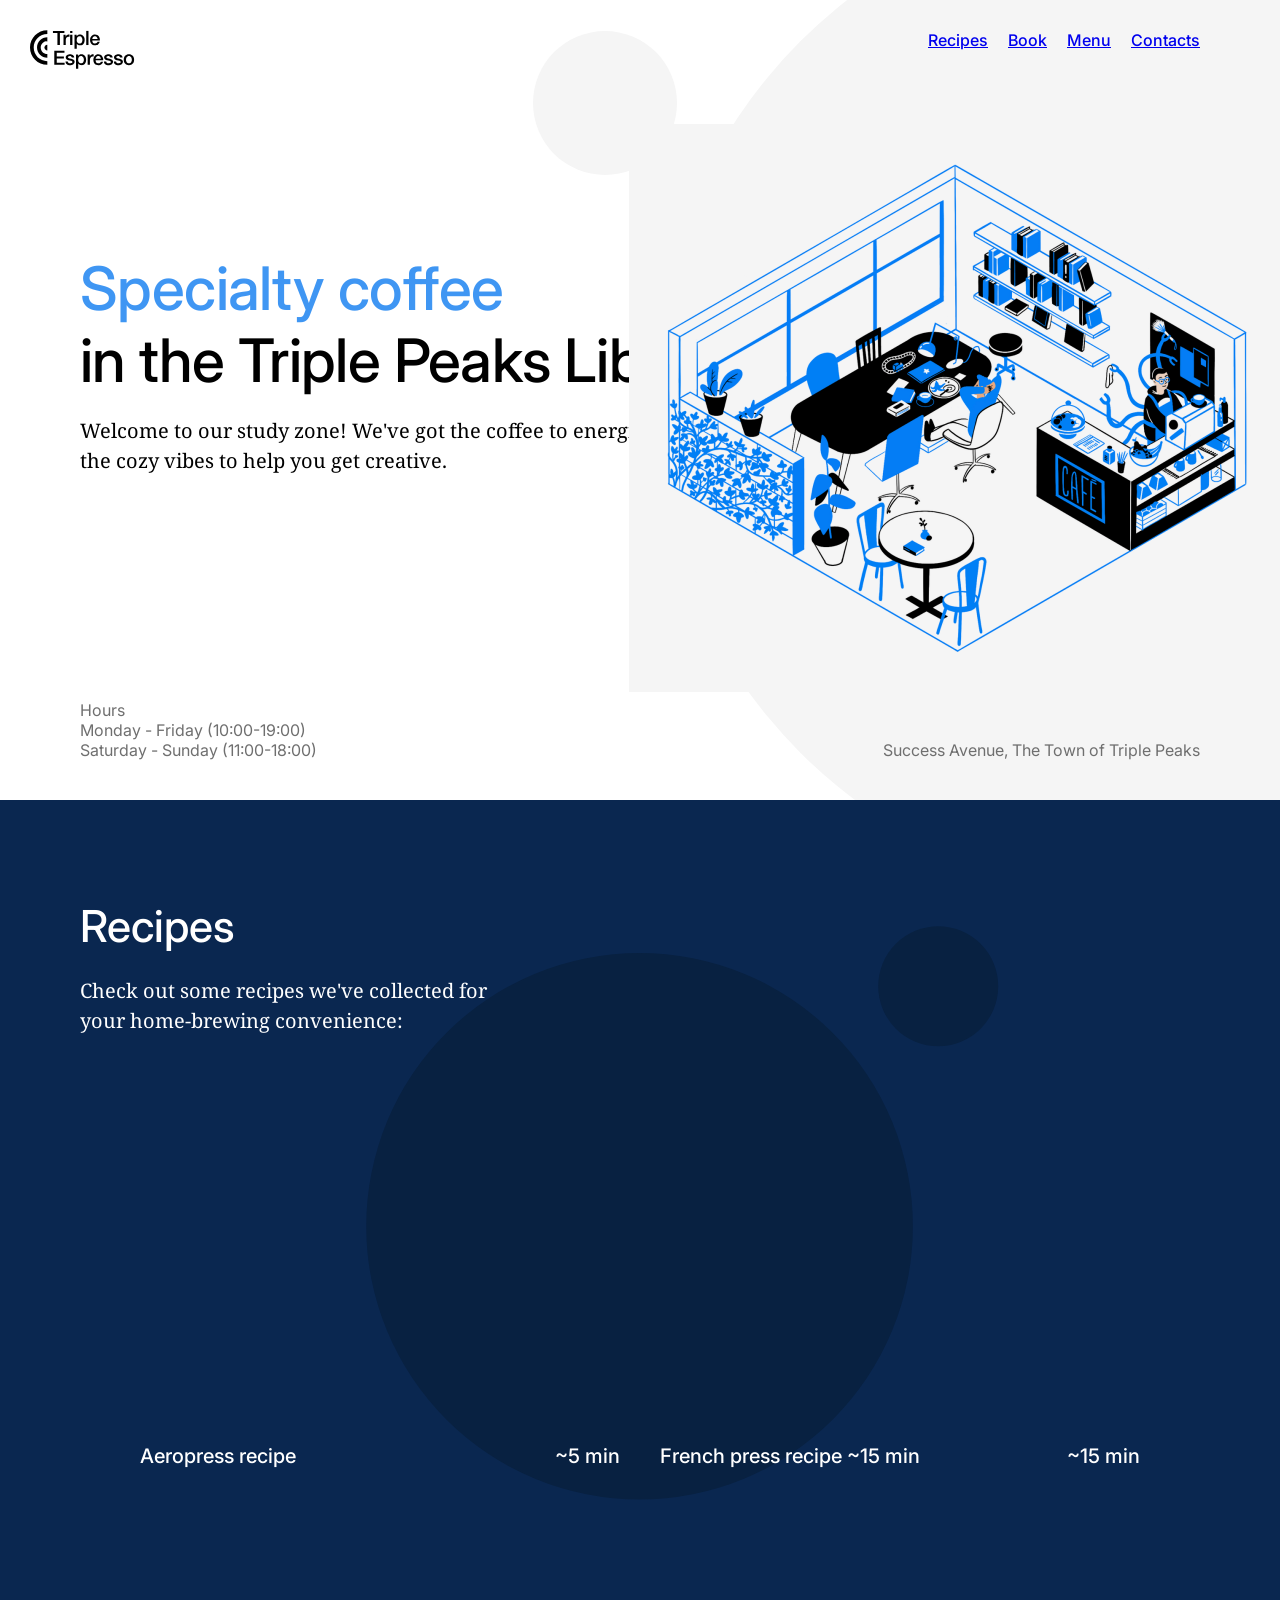
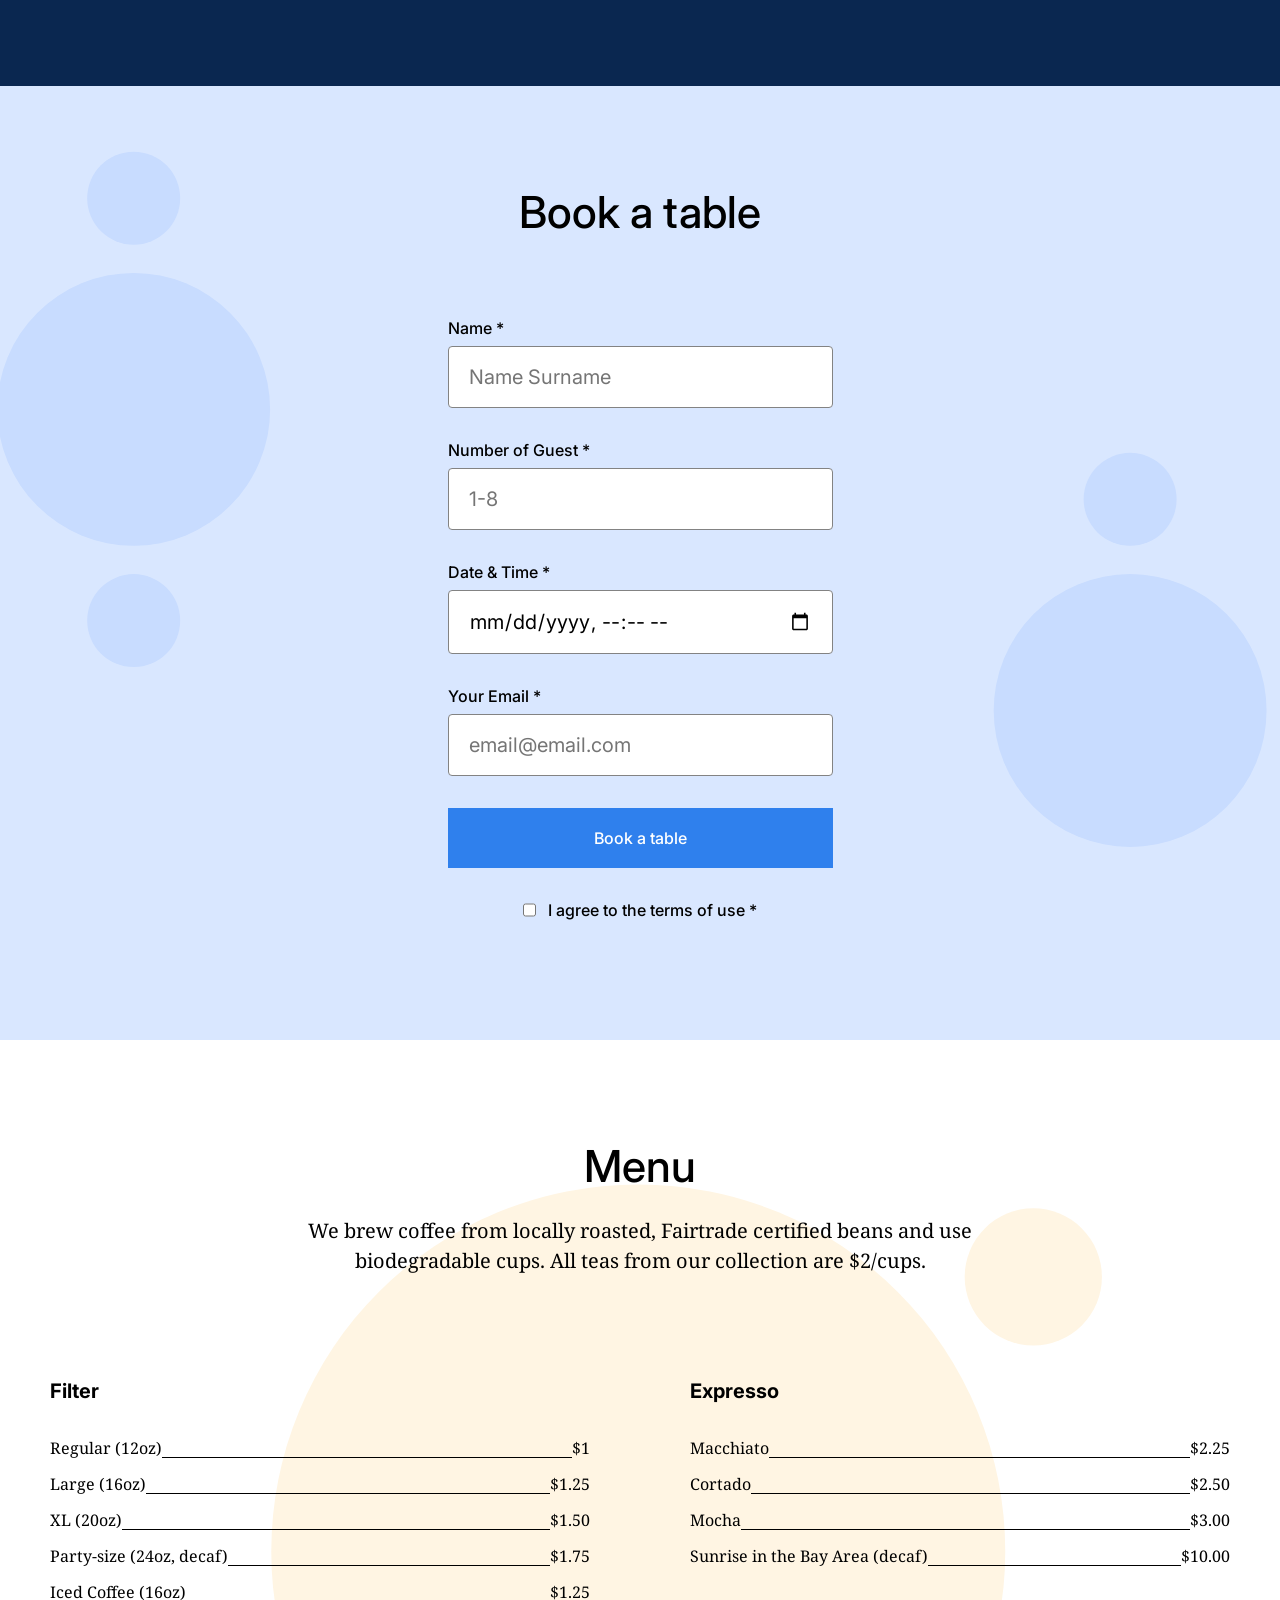
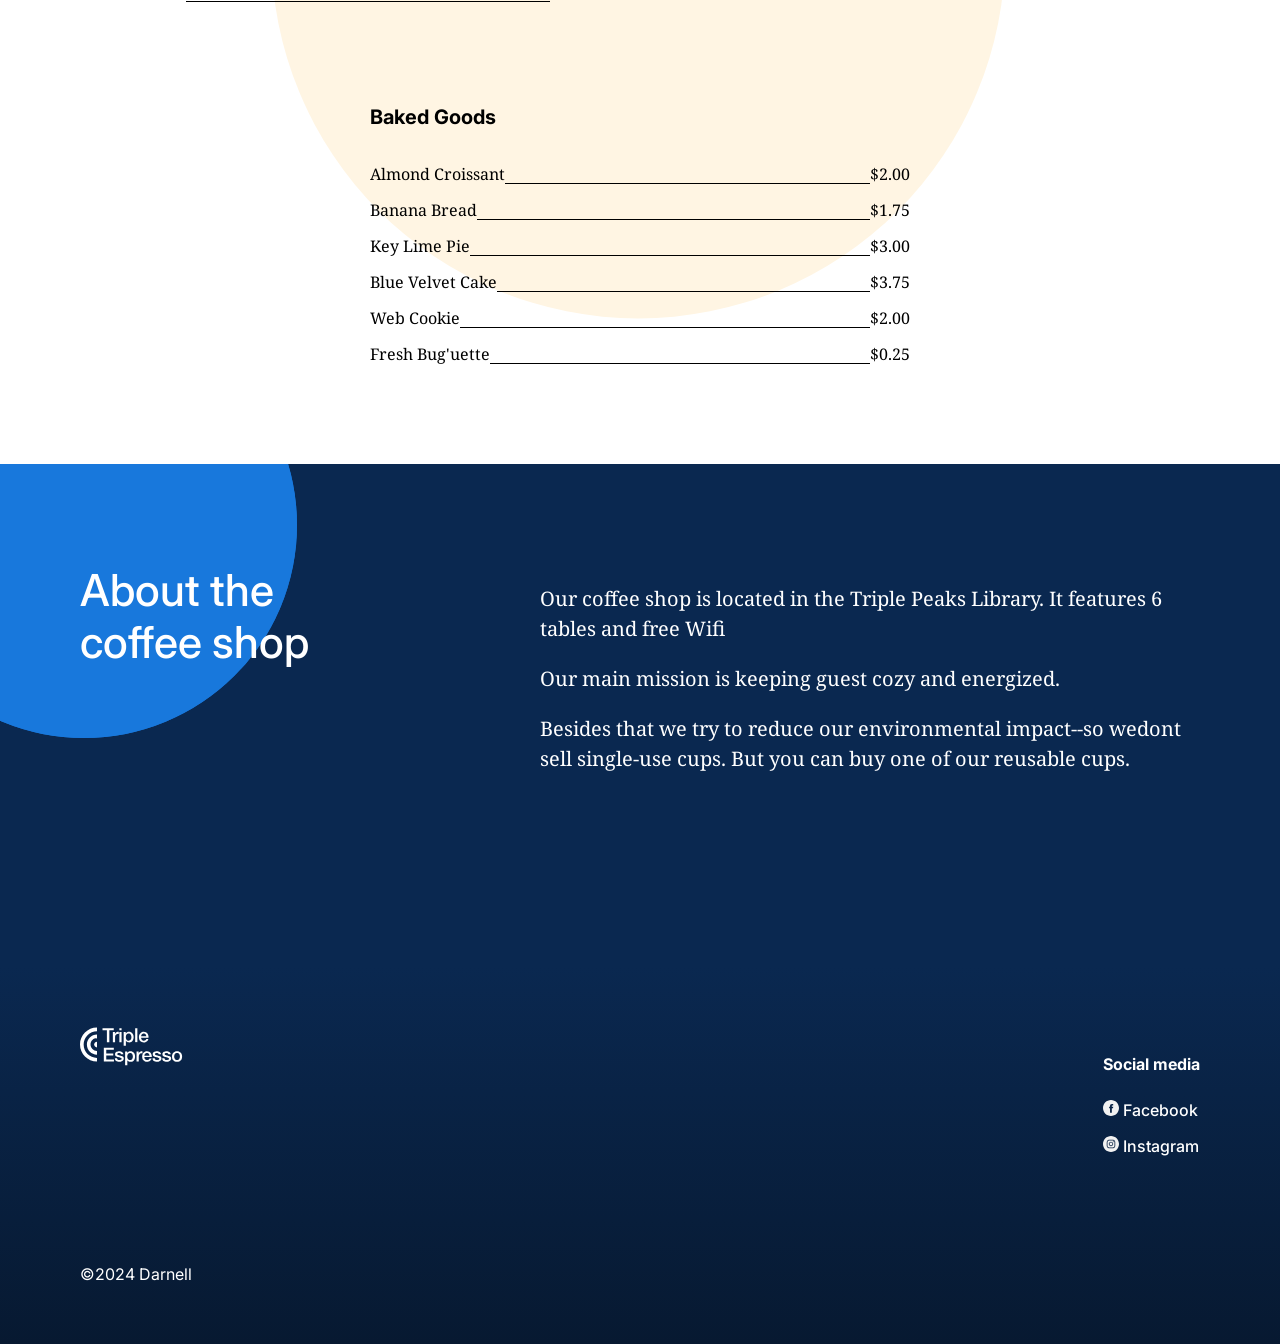
<file: index.html>
<!DOCTYPE html>
<html lang="en">
   <head>
      <meta charset="UTF-8">
      <meta name="viewport" content="width=device-width, initial-scale=1.0">
      <meta name="description" content="Coffee Shop Landing page">
      <title>"Coffee Shop"</title>
      <meta name="author" content="Software Engineer"/>
      <meta name="keywords" content="HTML, CSS"/>
      <link rel="stylesheet" href="./pages/index.css"/>
      <link rel="stylesheet" href="./vendor/normalize.css"/>
      <link rel="icon" type="image/x-icon" href="favicon.ico"/>
      <link rel="preconnect" href="https://fonts.googleapis.com">
      <link rel="preconnect" href="https://fonts.gstatic.com" crossorigin>
      <link href="https://fonts.googleapis.com/css2?family=Inter:ital,opsz,wght@0,14..32,100..900;1,14..32,100..900&family=Noto+Serif:ital,wght@0,100..900;1,100..900&display=swap" rel="stylesheet">
   </head>
   <body>
      <div class="page">
         <header class="header">
            <nav class="nav">
               <img 
                src="./images/logo_coffeeshop_dark.svg" 
                alt="Coffeeshop logo"
                class="nav__logo">
               <ul class="nav__links">
                  <li>
                    <a href="#recipes" class="nav__link">Recipes</a>
                  </li>
                  <li>
                    <a href="#reservation" class="nav__link">Book</a>
                  </li>
                  <li>
                    <a href="#menu" class="nav__link">Menu</a>
                  </li>
                  <li>
                    <a href="#about" class="nav__link">Contacts</a>
                  </li>
               </ul>
            </nav>
            <h1 class="header__title"><span class="header__span-accent">Specialty coffee</span> in the Triple Peaks Library</h1>
              <p class="header__description">Welcome to our study zone! We've got the coffee to energize you and the cozy vibes to help you get creative. </p>
            <img 
             src="./images/inside_coffee_shop.png" 
             alt="Coffee Shop illustration" 
             class="header__image">
               <div class="header__footer">
               <div>
                 <p class="header__paragraph">Hours</p>
                 <p class="header__paragraph">Monday - Friday (10:00-19:00)</p>
                 <p class="header__paragraph">Saturday - Sunday (11:00-18:00)</p>
               </div>
                 <p class="header__paragraph">Success Avenue, The Town of Triple Peaks</p>
               </div>
         </header>
         <main class="content">
            <section id="recipes" class="recipes">
               <h2 class="recipes__title">Recipes</h2>
                <p class="recipes__subtitle">Check out some recipes we've collected for your home-brewing convenience:</p>
                <ul class="recipes__videos">
                <li>
                <iframe class="recipes__iframe"
                  src="https://www.youtube.com/embed/j6VlT_jUVPc?si=57EIXTviXnpw9NTR"
                  title="YouTube video player"           
                  allow="accelerometer; autoplay; clipboard-write; encrypted-media; gyroscope; picture-in-picture; web-share"
                  referrerpolicy="strict-origin-when-cross-origin"
                  allowfullscreen>
                  </iframe>
                <p class="recipes__video-caption">
                    <span>Aeropress recipe</span>
                    <span>~5 min</span>
                </p>
                </li>
                <li>
                <iframe class="recipes__iframe"
                  src="https://www.youtube.com/embed/st571DYYTR8?si=Xd2FG-TpbChEVz1v"
                  title="YouTube video player"
                  allow="accelerometer; autoplay; clipboard-write; encrypted-media; gyroscope; picture-in-picture; web-share"
                  referrerpolicy="strict-origin-when-cross-origin"
                  allowfullscreen>
                </iframe>
                <p class="recipes__video-caption">
                    <span>French press recipe ~15 min</span>
                    <span>~15 min</span>
                </p>
                </li>
                </ul>
            </section>
            <section id="reservation" class="reservation">
             <h2 class="reservation__title">Book a table</h2>
             <form class="reservation__form form">
              <fieldset class="form__fieldset">
               <label for="name-input" class="form__label">
                Name *
                 <input
                  class="form__input"
                  id="name-input"
                  type="text"
                  placeholder="Name Surname"
                  required
                  />
               </label>
               <label for="guest-input" class="form__label">
                Number of Guest *
                 <input 
                  class="form__input"
                  id="guest-input"
                  type="number"
                  min="1"
                  max="8"
                  placeholder="1-8"
                  required
                  />
               </label>
               <label for="datetime-local" class="form__label">
                Date & Time *
                 <input
                  class="form__input"
                  id="datetime-local"
                  type="datetime-local"
                  required
                  />
               </label>
               <label for="email-input" class="form__label">
                Your Email *
                 <input
                  class="form__input"
                  id="email-input"
                  placeholder="email@email.com"
                  required
                  />
               </label>
                  <button class="form__button">Book a table</button>
               <label class="form__label form__label_type_checkbox" for="terms-of-use">
                 <input
                  id="terms-of-use"
                  type="checkbox"
                  required
                 />
                I agree to the terms of use *
               </label>
              </fieldset>
             </form>
            </section>
            <section id="menu" class="menu">
                <h2 class="menu__title">Menu</h2>
                    <p class="menu__subtitle">We brew coffee from locally roasted, Fairtrade certified beans and use biodegradable cups. All teas from our collection are $2/cups.</p>
                     <ul class="menu__cards">
                        <li class="card">
                           <h3 class="card__title">Filter</h3>
                           <ul class="card__list">
                              <li class="card__list-item"> 
                                Regular (12oz)
                                <span class="card__list-divider">
                                </span>
                                $1
                              </li>
                              <li class="card__list-item">Large (16oz)
                                <span class="card__list-divider">
                                </span>
                                $1.25
                              </li>
                              <li class="card__list-item">XL (20oz)
                                <span class="card__list-divider">
                                </span>
                                $1.50
                              </li>
                              <li class="card__list-item">Party-size (24oz, decaf)
                                <span class="card__list-divider">
                                </span>
                                $1.75
                              </li>
                              <li class="card__list-item">Iced Coffee (16oz)
                                <span class="card__list-divider">
                                </span>
                                $1.25
                              </li>
                           </ul>
                        </li>
                        <li class="card">
                           <h3 class="card__title">Expresso</h3>
                           <ul class="card__list">
                              <li class="card__list-item">Macchiato
                                <span class="card__list-divider">
                                </span>
                                $2.25
                              </li>
                              <li class="card__list-item">Cortado
                                <span class="card__list-divider">
                                </span>
                                $2.50
                              </li>
                              <li class="card__list-item">Mocha
                                <span class="card__list-divider">
                                </span>
                                $3.00
                              </li>
                              <li class="card__list-item">Sunrise in the Bay Area (decaf)
                                <span class="card__list-divider">
                                </span>
                                $10.00
                              </li>
                           </ul>
                        </li>
                        <li class="card">
                           <h3 class="card__title">Baked Goods</h3>
                           <ul class="card__list">
                              <li class="card__list-item">Almond Croissant
                                <span class="card__list-divider">
                                </span>
                                $2.00
                              </li>
                              <li class="card__list-item">Banana Bread
                                <span class="card__list-divider">
                                </span>
                                $1.75                       
                              </li>
                              <li class="card__list-item">Key Lime Pie
                                <span class="card__list-divider">
                                </span>
                                $3.00
                              </li>
                              <li class="card__list-item">Blue Velvet Cake
                                <span class="card__list-divider">
                                </span>
                                $3.75
                              </li>
                              <li class="card__list-item">Web Cookie
                                <span class="card__list-divider">
                                </span>
                                $2.00
                              </li>
                              <li class="card__list-item">Fresh Bug'uette
                                <span class="card__list-divider">
                                </span>
                                $0.25
                              </li>
                           </ul>
                        </li>
                     </ul>
            </section>
            <section id="about" class="about">
                <h4 class="about__title">About the coffee shop</h4>
                <div class="about__content">
                 <p class="about__paragraph">
                    Our coffee shop is located in the Triple Peaks Library. It features 6 tables and free Wifi
                 </p>
                 <p class="about__paragraph">
                    Our main mission is keeping guest cozy and energized.
                 </p>
                 <p class="about__paragraph">
                    Besides that we try to reduce our environmental impact--so wedont sell single-use cups. But you can buy one of our reusable cups.   
                 </p>
                </div>
                <div class="about__circle"></div>
                <div class="about__circle about__circle_animation_blurred"></div>
            </section>
         </main>
         <footer class="footer">
            <div class="footer__content">
               <img
                src="./images/logo_coffeeshop_light.svg"
                alt="TripleExpresso"
                class="footer__logo"
               />
               <div class="footer__column">
               <h5 class="footer__column-heading">Social media</h5>
               <ul class="footer__list">
                  <li class="footer__list-item">
                     <a href="" class="footer__social-link">
                      <img
                        src="./images/facebook_white.svg"
                        alt="Facebook logo"
                        class="footer__social-icon"
                      />
                      Facebook
                     </a>
                  </li>
                  <li class="footer__list-tiem">
                     <a href="" class="footer__social-link">
                      <img
                        src="./images/instagram_white.svg"
                        alt="Instagram logo"
                        class="Footer__social-icon"
                      />
                      Instagram
                     </a>
                  </li>
               </ul>
               </div>
            </div>
           <p class="footer__copyright">&copy;2024 Darnell</p>
         </footer>
      </div>
   </body>
</html>
</file>
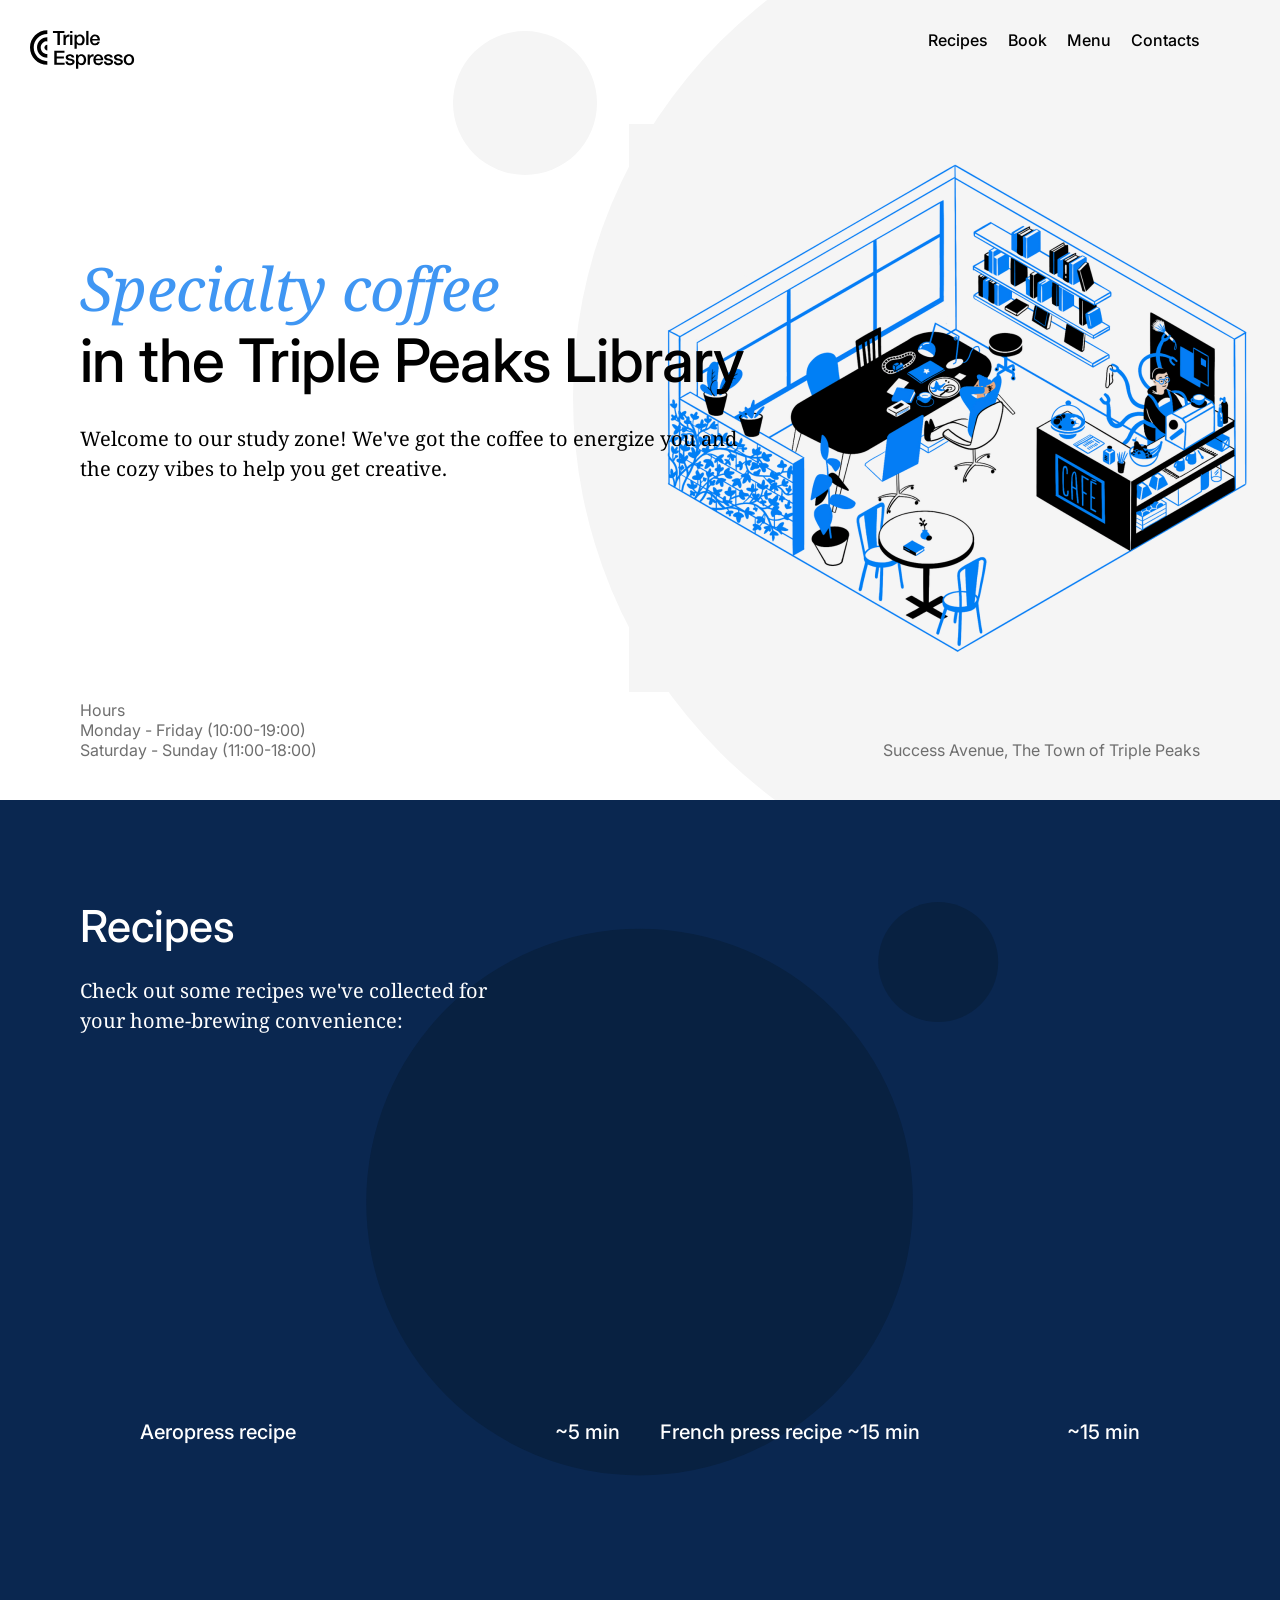
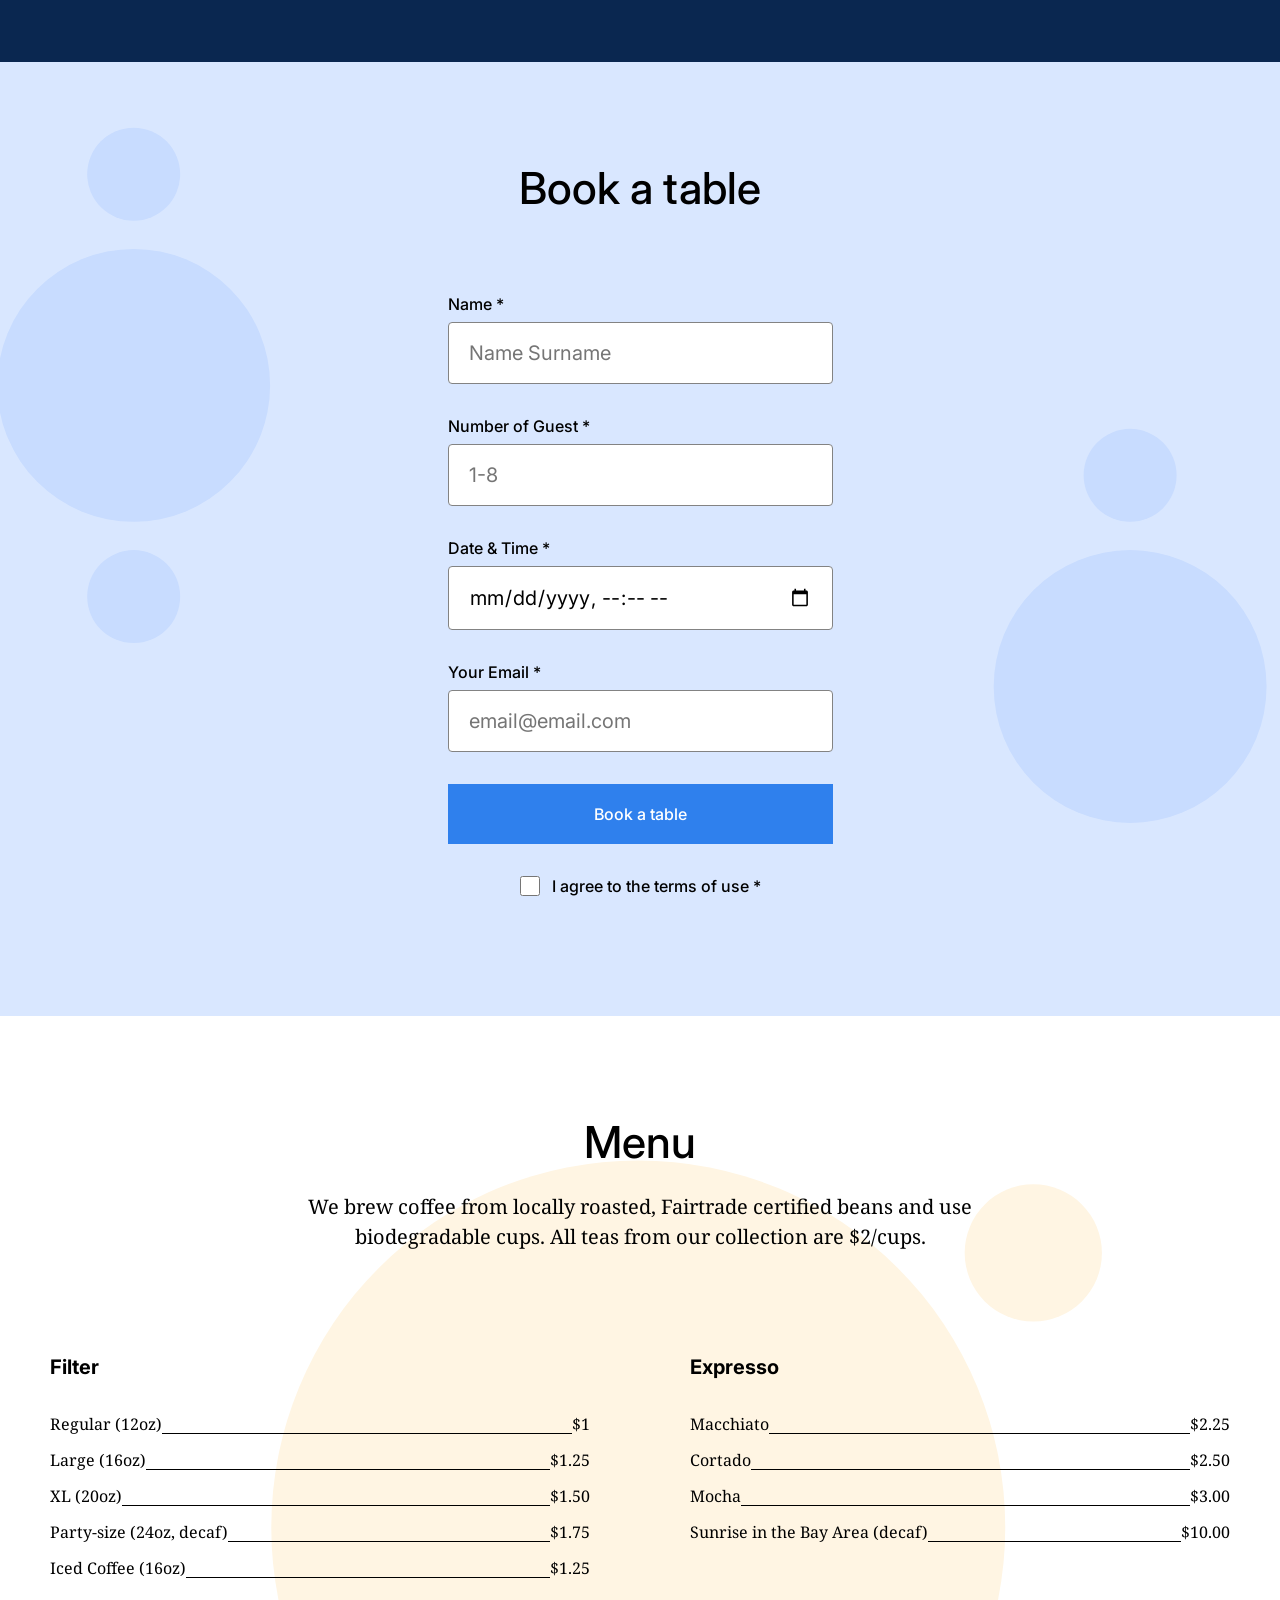
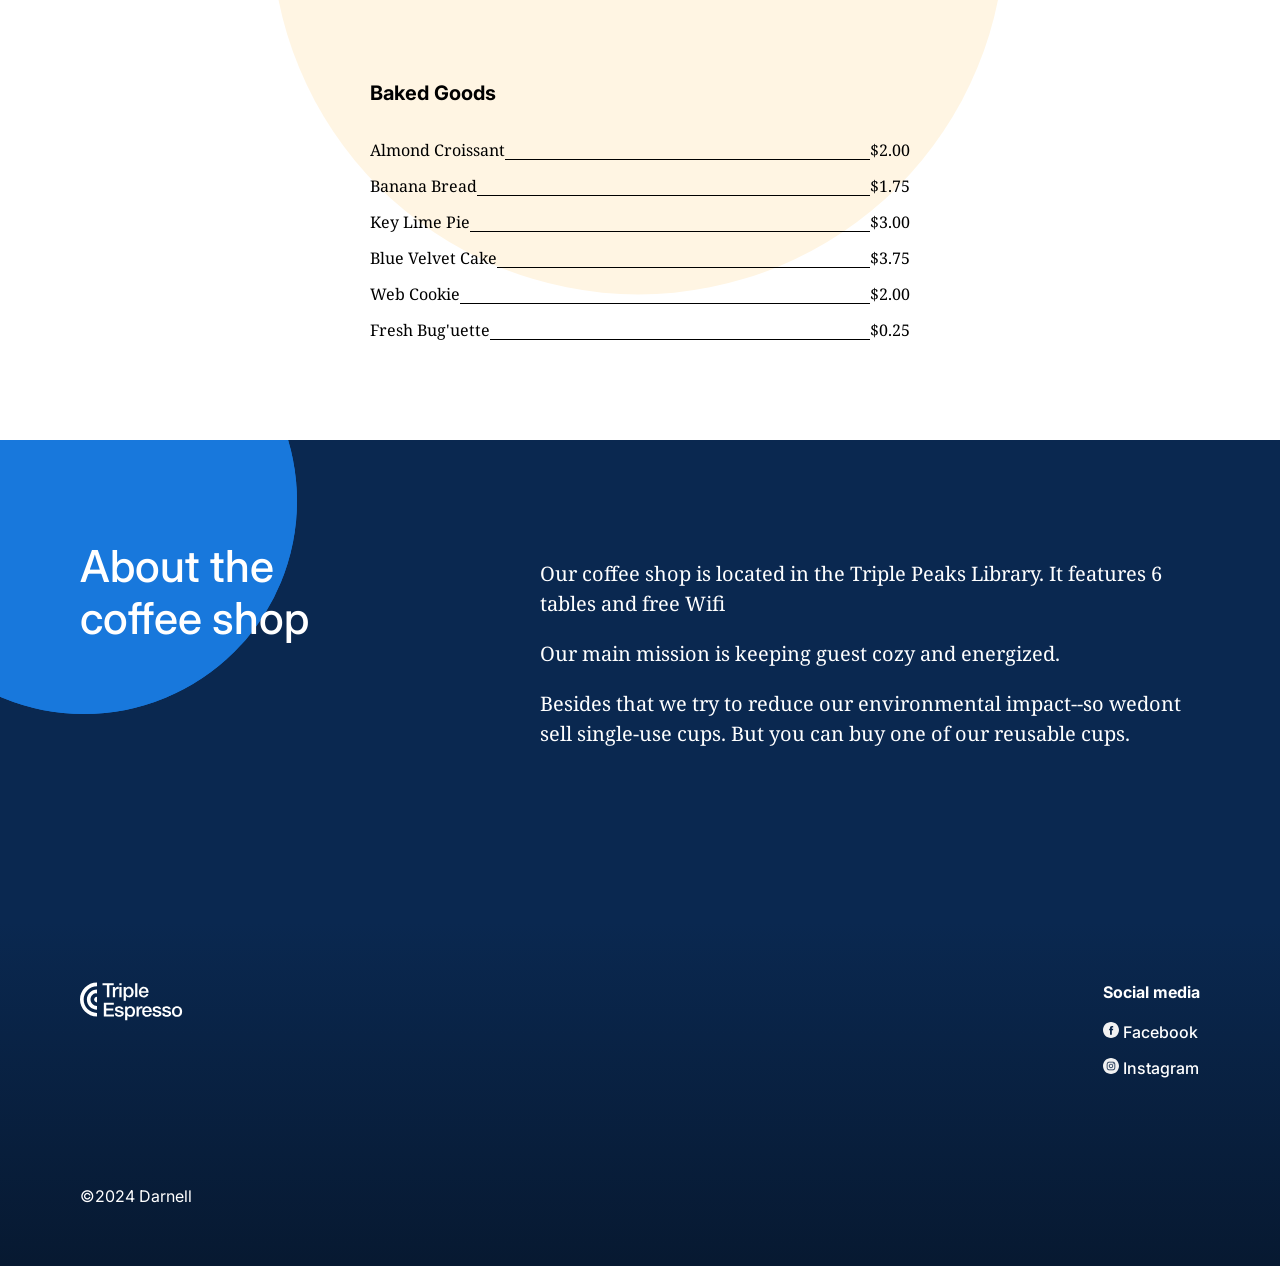
<file: se_project_coffeeshop-complete/index.html>
<!DOCTYPE html>
<html lang="en">
   <head>
      <meta charset="UTF-8">
      <meta name="viewport" content="width=device-width, initial-scale=1.0">
      <meta name="description" content="Coffee Shop Landing page">
      <title>"Coffee Shop"</title>
      <meta name="author" content="Software Engineer"/>
      <meta name="keywords" content="HTML, CSS"/>
      <link rel="stylesheet" href="./pages/index.css"/>
      <link rel="icon" type="image/x-icon" href="favicon.ico"/>
      <link rel="preconnect" href="https://fonts.googleapis.com">
      <link rel="preconnect" href="https://fonts.gstatic.com" crossorigin>
      <link href="https://fonts.googleapis.com/css2?family=Inter:ital,opsz,wght@0,14..32,100..900;1,14..32,100..900&family=Noto+Serif:ital,wght@0,100..900;1,100..900&display=swap" rel="stylesheet">
   </head>
   <body>
      <div class="page">
         <header class="header">
            <nav class="nav">
               <img 
                src="./images/logo_coffeeshop_dark.svg" 
                alt="Coffeeshop logo"
                class="nav__logo">
               <ul class="nav__links">
                  <li>
                    <a href="#recipes" class="nav__link">Recipes</a>
                  </li>
                  <li>
                    <a href="#reservation" class="nav__link">Book</a>
                  </li>
                  <li>
                    <a href="#menu" class="nav__link">Menu</a>
                  </li>
                  <li>
                    <a href="#about" class="nav__link">Contacts</a>
                  </li>
               </ul>
            </nav>
            <h1 class="header__title"><span class="header__span-accent">Specialty coffee</span> in the Triple Peaks Library</h1>
              <p class="header__description">Welcome to our study zone! We've got the coffee to energize you and the cozy vibes to help you get creative. </p>
            <img 
             src="./images/inside_coffee_shop.png" 
             alt="Coffee Shop illustration" 
             class="header__image">
               <div class="header__footer">
               <div>
                 <p class="header__paragraph">Hours</p>
                 <p class="header__paragraph">Monday - Friday (10:00-19:00)</p>
                 <p class="header__paragraph">Saturday - Sunday (11:00-18:00)</p>
               </div>
                 <p class="header__paragraph">Success Avenue, The Town of Triple Peaks</p>
               </div>
         </header>
         <main class="content">
            <section id="recipes" class="recipes">
               <h2 class="recipes__title">Recipes</h2>
                <p class="recipes__subtitle">Check out some recipes we've collected for your home-brewing convenience:</p>
                <ul class="recipes__videos">
                <li>
                <iframe class="recipes__iframe"
                  src="https://www.youtube.com/embed/j6VlT_jUVPc?si=57EIXTviXnpw9NTR"
                  title="YouTube video player"           
                  allow="accelerometer; autoplay; clipboard-write; encrypted-media; gyroscope; picture-in-picture; web-share"
                  referrerpolicy="strict-origin-when-cross-origin"
                  allowfullscreen>
                  </iframe>
                <p class="recipes__video-caption">
                    <span>Aeropress recipe</span>
                    <span>~5 min</span>
                </p>
                </li>
                <li>
                <iframe class="recipes__iframe"
                  src="https://www.youtube.com/embed/st571DYYTR8?si=Xd2FG-TpbChEVz1v"
                  title="YouTube video player"
                  allow="accelerometer; autoplay; clipboard-write; encrypted-media; gyroscope; picture-in-picture; web-share"
                  referrerpolicy="strict-origin-when-cross-origin"
                  allowfullscreen>
                </iframe>
                <p class="recipes__video-caption">
                    <span>French press recipe ~15 min</span>
                    <span>~15 min</span>
                </p>
                </li>
                </ul>
            </section>
            <section id="reservation" class="reservation">
             <h2 class="reservation__title">Book a table</h2>
             <form class="reservation__form form">
              <fieldset class="form__fieldset">
               <label for="name-input" class="form__label">
                Name *
                 <input
                  class="form__input"
                  id="name-input"
                  type="text"
                  placeholder="Name Surname"
                  required
                  />
               </label>
               <label for="guest-input" class="form__label">
                Number of Guest *
                 <input 
                  class="form__input"
                  id="guest-input"
                  type="number"
                  min="1"
                  max="8"
                  placeholder="1-8"
                  required
                  />
               </label>
               <label for="datetime-local" class="form__label">
                Date & Time *
                 <input
                  class="form__input"
                  id="datetime-local"
                  type="datetime-local"
                  required
                  />
               </label>
               <label for="email-input" class="form__label">
                Your Email *
                 <input
                  class="form__input"
                  id="email-input"
                  placeholder="email@email.com"
                  required
                  />
               </label>
                  <button class="form__button" type="submit">Book a table</button>
               <label class="form__label form__label_type_checkbox" for="terms-of-use">
                 <input
                 class="form__checkbox"
                  id="terms-of-use"
                  type="checkbox"
                  required
                 />
                I agree to the terms of use *
               </label>
              </fieldset>
             </form>
            </section>
            <section id="menu" class="menu">
                <h2 class="menu__title">Menu</h2>
                    <p class="menu__subtitle">We brew coffee from locally roasted, Fairtrade certified beans and use biodegradable cups. All teas from our collection are $2/cups.</p>
                     <ul class="menu__cards">
                        <li class="card">
                           <h3 class="card__title">Filter</h3>
                           <ul class="card__list">
                              <li class="card__list-item"> 
                                Regular (12oz)
                                <span class="card__list-divider">
                                </span>
                                $1
                              </li>
                              <li class="card__list-item">Large (16oz)
                                <span class="card__list-divider">
                                </span>
                                $1.25
                              </li>
                              <li class="card__list-item">XL (20oz)
                                <span class="card__list-divider">
                                </span>
                                $1.50
                              </li>
                              <li class="card__list-item">Party-size (24oz, decaf)
                                <span class="card__list-divider">
                                </span>
                                $1.75
                              </li>
                              <li class="card__list-item">Iced Coffee (16oz)
                                <span class="card__list-divider">
                                </span>
                                $1.25
                              </li>
                           </ul>
                        </li>
                        <li class="card">
                           <h3 class="card__title">Expresso</h3>
                           <ul class="card__list">
                              <li class="card__list-item">Macchiato
                                <span class="card__list-divider">
                                </span>
                                $2.25
                              </li>
                              <li class="card__list-item">Cortado
                                <span class="card__list-divider">
                                </span>
                                $2.50
                              </li>
                              <li class="card__list-item">Mocha
                                <span class="card__list-divider">
                                </span>
                                $3.00
                              </li>
                              <li class="card__list-item">Sunrise in the Bay Area (decaf)
                                <span class="card__list-divider">
                                </span>
                                $10.00
                              </li>
                           </ul>
                        </li>
                        <li class="card">
                           <h3 class="card__title">Baked Goods</h3>
                           <ul class="card__list">
                              <li class="card__list-item">Almond Croissant
                                <span class="card__list-divider">
                                </span>
                                $2.00
                              </li>
                              <li class="card__list-item">Banana Bread
                                <span class="card__list-divider">
                                </span>
                                $1.75                       
                              </li>
                              <li class="card__list-item">Key Lime Pie
                                <span class="card__list-divider">
                                </span>
                                $3.00
                              </li>
                              <li class="card__list-item">Blue Velvet Cake
                                <span class="card__list-divider">
                                </span>
                                $3.75
                              </li>
                              <li class="card__list-item">Web Cookie
                                <span class="card__list-divider">
                                </span>
                                $2.00
                              </li>
                              <li class="card__list-item">Fresh Bug'uette
                                <span class="card__list-divider">
                                </span>
                                $0.25
                              </li>
                           </ul>
                        </li>
                     </ul>
            </section>
            <section id="about" class="about">
                <h2 class="about__title">About the coffee shop</h2>
                <div class="about__content">
                 <p class="about__paragraph">
                    Our coffee shop is located in the Triple Peaks Library. It features 6 tables and free Wifi
                 </p>
                 <p class="about__paragraph">
                    Our main mission is keeping guest cozy and energized.
                 </p>
                 <p class="about__paragraph">
                    Besides that we try to reduce our environmental impact--so wedont sell single-use cups. But you can buy one of our reusable cups.   
                 </p>
                </div>
                <div class="about__circle"></div>
                <div class="about__circle about__circle_animation_blurred"></div>
            </section>
         </main>
         <footer class="footer">
            <div class="footer__content">
               <img
                src="./images/logo_coffeeshop_light.svg"
                alt="TripleExpresso"
                class="footer__logo"
               />
               <div class="footer__column">
               <h5 class="footer__column-heading">Social media</h5>
               <ul class="footer__list">
                  <li class="footer__list-item">
                     <a href="" class="footer__social-link">
                      <img
                        src="./images/facebook_white.svg"
                        alt="Facebook logo"
                        class="footer__social-icon"
                      />
                      Facebook
                     </a>
                  </li>
                  <li class="footer__list-tiem">
                     <a href="" class="footer__social-link">
                      <img
                        src="./images/instagram_white.svg"
                        alt="Instagram logo"
                        class="footer__social-icon"
                      />
                      Instagram
                     </a>
                  </li>
               </ul>
               </div>
            </div>
           <p class="footer__copyright">&copy;2024 Darnell</p>
         </footer>
      </div>
   </body>
</html>
</file>
<file: pages/index.css>
@import url(../blocks/page.css);
@import url(../blocks/about.css);
@import url(../blocks/footer.css);
@import url(../blocks/card.css);
@import url(../blocks/form.css);
@import url(../blocks/header.css);
@import url(../blocks/menu.css);
@import url(../blocks/nav.css);
@import url(../blocks/recipes.css);
@import url(../blocks/reservation.css);
@import url(../vendor/normalize.css);
</file>
<file: se_project_coffeeshop-complete/pages/index.css>
@import url(../vendor/normalize.css);
@import url(../blocks/page.css);
@import url(../blocks/about.css);
@import url(../blocks/footer.css);
@import url(../blocks/card.css);
@import url(../blocks/form.css);
@import url(../blocks/header.css);
@import url(../blocks/menu.css);
@import url(../blocks/nav.css);
@import url(../blocks/recipes.css);
@import url(../blocks/reservation.css);
</file>
